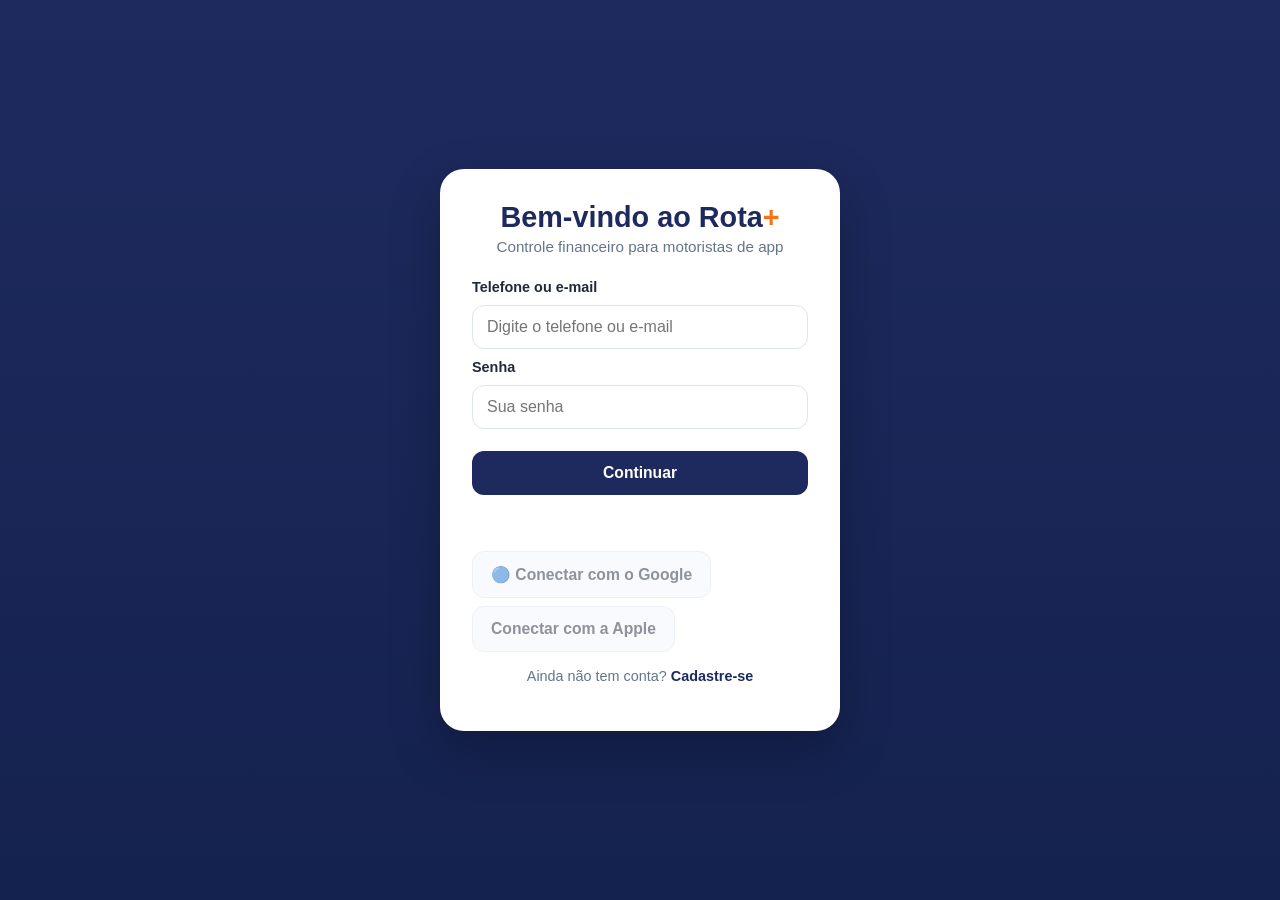
<file: frontend/index.html>
<!DOCTYPE html>
<html lang="pt-BR">
<head>
    <meta charset="UTF-8">
    <meta name="viewport" content="width=device-width, initial-scale=1.0">
    <title>RotaMais</title>
    <link rel="stylesheet" href="css/style.css">
</head>
<body>
    <nav class="navbar">
        <div class="navbar-inner">
            <img src="paginas/images/Logo.png" alt="logotipo" class="logo-foto">
            <a href="index.html" class="navbar-logo">Rota<span class="mais">+</span></a>
            <a href="paginas/motoristas.html" class="navbar-link">Motoristas</a>
            <a href="paginas/veiculos.html" class="navbar-link">Veículos</a>
            <a href="paginas/corridas.html" class="navbar-link">Corridas</a>
            <a href="paginas/gastos.html" class="navbar-link">Gastos</a>
            <a href="paginas/meta.html" class="navbar-link">Metas</a>
            <a href="paginas/cofrinho.html" class="navbar-link">Cofrinho</a>
            <a href="paginas/relatorios.html" class="navbar-link">Relatórios</a>
            <div class="navbar-spacer"></div>
            <button id="botao-sair" class="navbar-sair">Sair</button>
        </div>
    </nav>

    <main class="container">
        <header class="cabecalho">
            <p class="tag">RotaMais - Sistema de Gestão</p>
            <h1 id="titulo-boas-vindas">Controle financeiro para motoristas de app</h1>
        </header>

        <section class="card">
            <h2>O que você quer gerenciar?</h2>
            <div class="acoes-formulario" style="justify-content: flex-start;">
                <a href="paginas/motoristas.html"><button type="button">Motoristas</button></a>
                <a href="paginas/veiculos.html"><button type="button">Veículos</button></a>
                <a href="paginas/corridas.html"><button type="button">Corridas</button></a>
                <a href="paginas/meta.html"><button type="button">Metas</button></a>
                <a href="paginas/relatorios.html"><button type="button">Relatórios</button></a>
            </div>
        </section>
    </main>

    <script src="js/auth.js"></script>
    <script src="js/index.js"></script>
</body>
</html>
</file>
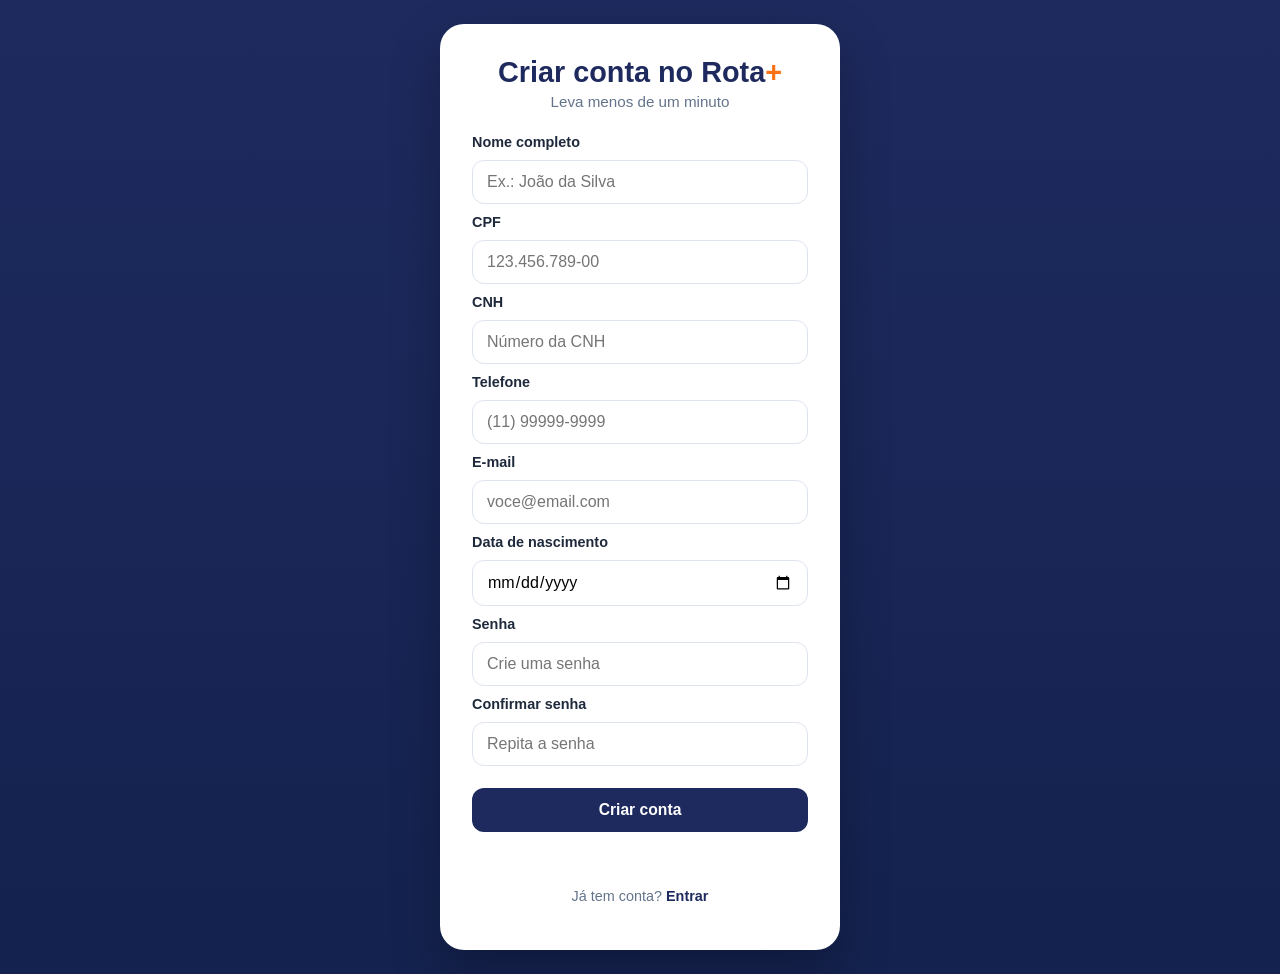
<file: frontend/paginas/cadastro.html>
<!DOCTYPE html>
<html lang="pt-BR">
<head>
    <meta charset="UTF-8">
    <meta name="viewport" content="width=device-width, initial-scale=1.0">
    <title>RotaMais - Criar Conta</title>
    <link rel="stylesheet" href="../css/style.css">
</head>
<body>
    <div class="tela-auth">
        <div class="cartao-auth">
            <div class="logo-auth">
                <div class="titulo">Criar conta no Rota<span class="mais">+</span></div>
                <div class="subtitulo">Leva menos de um minuto</div>
            </div>

            <form id="form-cadastro">
                <label for="nome">Nome completo</label>
                <input type="text" id="nome" placeholder="Ex.: João da Silva" required>

                <label for="cpf">CPF</label>
                <input type="text" id="cpf" placeholder="123.456.789-00" required>

                <label for="cnh">CNH</label>
                <input type="text" id="cnh" placeholder="Número da CNH" required>

                <label for="telefone">Telefone</label>
                <input type="text" id="telefone" placeholder="(11) 99999-9999">

                <label for="email">E-mail</label>
                <input type="email" id="email" placeholder="voce@email.com" required>

                <label for="data_nascimento">Data de nascimento</label>
                <input type="date" id="data_nascimento">

                <label for="senha">Senha</label>
                <input type="password" id="senha" placeholder="Crie uma senha" required>

                <label for="confirmar_senha">Confirmar senha</label>
                <input type="password" id="confirmar_senha" placeholder="Repita a senha" required>

                <div class="acoes-formulario">
                    <button type="submit" style="width: 100%;">Criar conta</button>
                </div>
            </form>

            <p id="mensagem" class="mensagem"></p>

            <p class="link-auth">Já tem conta? <a href="login.html">Entrar</a></p>
        </div>
    </div>

    <script src="../js/auth.js"></script>
    <script src="../js/cadastro.js"></script>
</body>
</html>
</file>
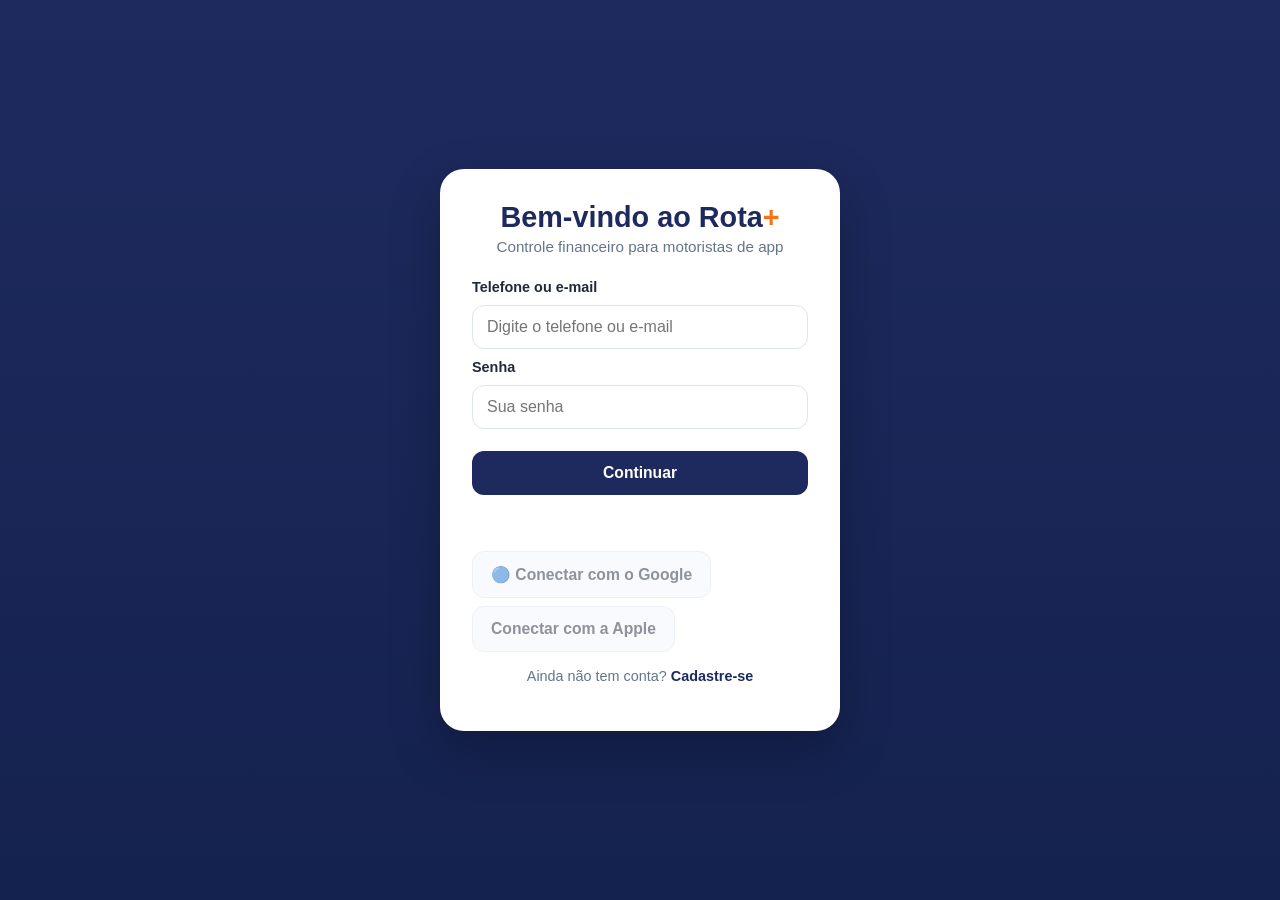
<file: frontend/paginas/cofrinho.html>
<!DOCTYPE html>
<html lang="pt-BR">
<head>
    <meta charset="UTF-8">
    <meta name="viewport" content="width=device-width, initial-scale=1.0">
    <title>RotaMais - Cofrinho</title>
    <link rel="stylesheet" href="../css/style.css">
</head>
<body>
    <nav class="navbar">
        <div class="navbar-inner">
            <img src="images/Logo.png" alt="logotipo" class="logo-foto">
            <a href="../index.html" class="navbar-logo">Rota<span class="mais">+</span></a>
            <a href="motoristas.html" class="navbar-link">Motoristas</a>
            <a href="veiculos.html" class="navbar-link">Veículos</a>
            <a href="corridas.html" class="navbar-link">Corridas</a>
            <a href="gastos.html" class="navbar-link">Gastos</a>
            <a href="meta.html" class="navbar-link">Metas</a>
            <a href="cofrinho.html" class="navbar-link ativo">Cofrinho</a>
            <a href="relatorios.html" class="navbar-link">Relatórios</a>
            <div class="navbar-spacer"></div>
            <button id="botao-sair" class="navbar-sair">Sair</button>
        </div>
    </nav>

    <main class="container">
        <header class="cabecalho">
            <p class="tag">RotaMais - Sistema de Gestão</p>
            <h1>Cofrinho</h1>
            <p>Guarde dinheiro aos poucos para seus objetivos (troca de pneus, IPVA, manutenção...).</p>
        </header>

        <section class="card card-escuro">
            <p style="margin: 0; opacity: 0.8;">Total guardado</p>
            <h1 id="total-guardado" style="font-size: 2.2rem; margin: 4px 0 0;">R$ 0,00</h1>
        </section>

        <section class="card">
            <h2 id="titulo-formulario">Novo objetivo</h2>
            <form id="form-objetivo">
                <input type="hidden" id="objetivo-id">

                <label for="nome">Nome do objetivo</label>
                <input type="text" id="nome" placeholder="Ex.: Trocar pneus" required>

                <label for="valor_meta">Valor da meta (R$)</label>
                <input type="number" id="valor_meta" step="0.01" placeholder="Ex.: 2000.00" required>

                <div class="acoes-formulario">
                    <button type="submit" id="botao-salvar">Salvar objetivo</button>
                    <button type="button" id="botao-cancelar" class="secundario">Cancelar edição</button>
                </div>
            </form>
            <p id="mensagem" class="mensagem"></p>
        </section>

        <section class="card">
            <div class="topo-lista">
                <h2>Meus objetivos</h2>
                <button id="botao-recarregar" class="secundario">Recarregar</button>
            </div>
            <div id="lista-objetivos">Carregando objetivos...</div>
        </section>
    </main>

    <script src="../js/auth.js"></script>
    <script src="../js/cofrinho.js"></script>
</body>
</html>
</file>
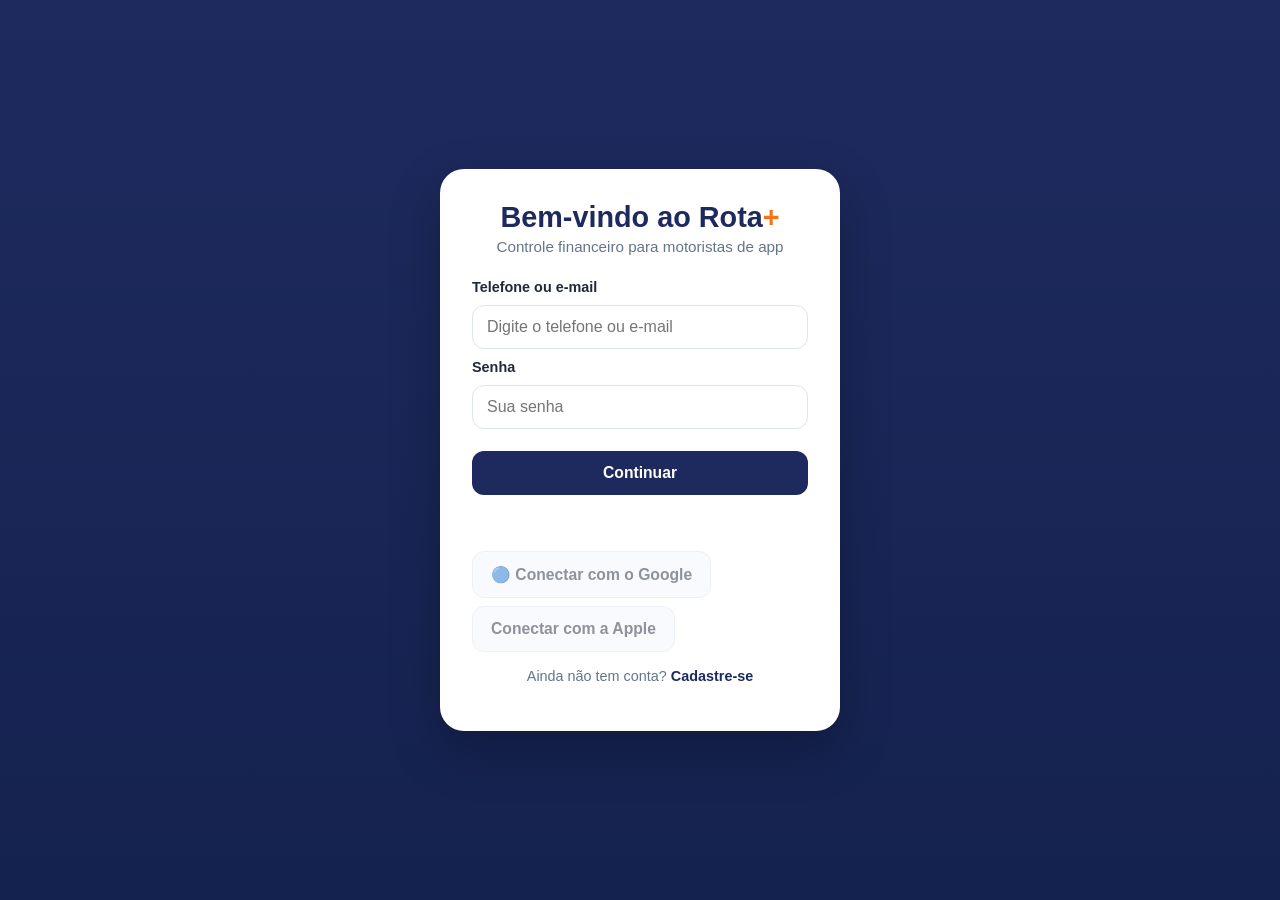
<file: frontend/paginas/corridas.html>
<!DOCTYPE html>
<html lang="pt-BR">
<head>
    <meta charset="UTF-8">
    <meta name="viewport" content="width=device-width, initial-scale=1.0">
    <title>RotaMais - CRUD de Corridas</title>
    <link rel="stylesheet" href="../css/style.css">
</head>
<body>
    <nav class="navbar">
        <div class="navbar-inner">
            <img src="images/Logo.png" alt="logotipo" class="logo-foto">
            <a href="../index.html" class="navbar-logo">Rota<span class="mais">+</span></a>
            <a href="motoristas.html" class="navbar-link">Motoristas</a>
            <a href="veiculos.html" class="navbar-link">Veículos</a>
            <a href="corridas.html" class="navbar-link ativo">Corridas</a>
            <a href="gastos.html" class="navbar-link">Gastos</a>
            <a href="meta.html" class="navbar-link">Metas</a>
            <a href="cofrinho.html" class="navbar-link">Cofrinho</a>
            <a href="relatorios.html" class="navbar-link">Relatórios</a>
            <div class="navbar-spacer"></div>
            <button id="botao-sair" class="navbar-sair">Sair</button>
        </div>
    </nav>

    <main class="container">
        <header class="cabecalho">
            <p class="tag">RotaMais - Sistema de Gestão</p>
            <h1>Gerenciamento de Corridas</h1>
        </header>

        <section class="card">
            <h2 id="titulo-formulario">Registrar nova corrida</h2>

            <form id="form-corrida">
                <input type="hidden" id="corrida-id">

                <label for="valor">Valor Total Ganho (R$)</label>
                <input type="number" id="valor" step="0.01" placeholder="Ex.: 45.50" required>

                <label for="distancia">Distância Percorrida (km)</label>
                <input type="number" id="distancia" step="0.1" placeholder="Ex.: 14.5" required>

                <label for="motorista_id">Motorista</label>
                <select id="motorista_id" required style="width: 100%; padding: 12px; border: 1px solid #cbd5e1; border-radius: 10px; font-size: 1rem; background: white;">
                    <option value="">Selecione um motorista...</option>
                </select>

                <label for="veiculo_id">Veículo</label>
                <select id="veiculo_id" required style="width: 100%; padding: 12px; border: 1px solid #cbd5e1; border-radius: 10px; font-size: 1rem; background: white;">
                    <option value="">Selecione um veículo...</option>
                </select>

                <p style="font-size: 0.85rem; color: #64748b;">O custo estimado e o lucro são calculados automaticamente a partir do consumo do veículo.</p>

                <div class="acoes-formulario">
                    <button type="submit" id="botao-salvar">Salvar Corrida</button>
                    <button type="button" id="botao-cancelar" class="secundario">Cancelar edição</button>
                </div>
            </form>

            <p id="mensagem" class="mensagem"></p>
        </section>

        <section class="card">
            <div class="topo-lista">
                <h2>Histórico de Corridas</h2>
                <button id="botao-recarregar" class="secundario">Recarregar</button>
            </div>

            <table>
                <thead>
                    <tr>
                        <th>ID</th>
                        <th>Data/Hora</th>
                        <th>Valor</th>
                        <th>Custo</th>
                        <th>Lucro</th>
                        <th>Distância</th>
                        <th>Ações</th>
                    </tr>
                </thead>
                <tbody id="tabela-corridas">
                    <tr>
                        <td colspan="7">Carregando histórico...</td>
                    </tr>
                </tbody>
            </table>
        </section>
    </main>

    <script src="../js/auth.js"></script>
    <script src="../js/corridas.js"></script>
</body>
</html>
</file>
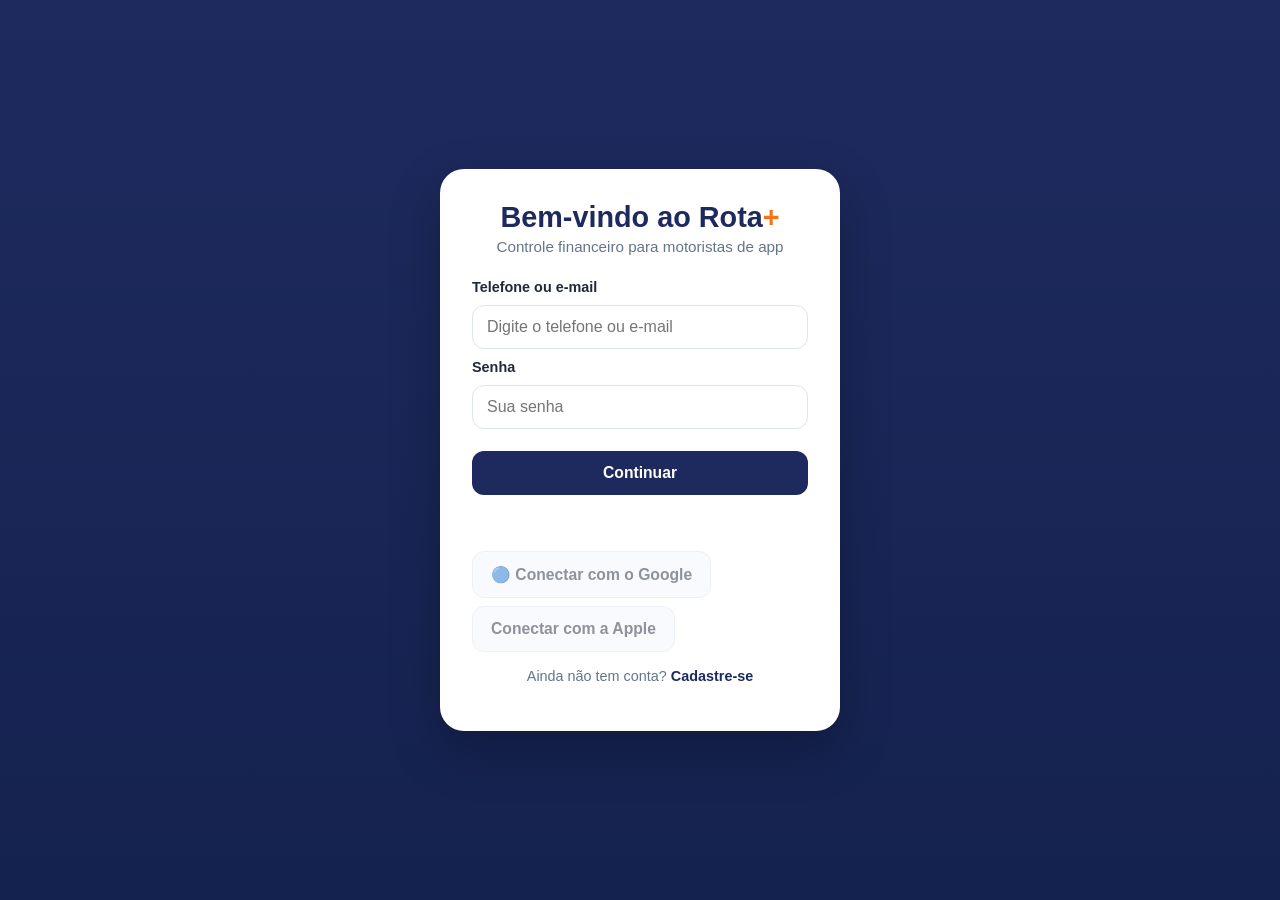
<file: frontend/paginas/gastos.html>
<!DOCTYPE html>
<html lang="pt-BR">
<head>
    <meta charset="UTF-8">
    <meta name="viewport" content="width=device-width, initial-scale=1.0">
    <title>RotaMais - Gastos</title>
    <link rel="stylesheet" href="../css/style.css">
</head>
<body>
    <nav class="navbar">
        <div class="navbar-inner">
            <img src="images/Logo.png" alt="logotipo" class="logo-foto">
            <a href="../index.html" class="navbar-logo">Rota<span class="mais">+</span></a>
            <a href="motoristas.html" class="navbar-link">Motoristas</a>
            <a href="veiculos.html" class="navbar-link">Veículos</a>
            <a href="corridas.html" class="navbar-link">Corridas</a>
            <a href="gastos.html" class="navbar-link ativo">Gastos</a>
            <a href="meta.html" class="navbar-link">Metas</a>
            <a href="cofrinho.html" class="navbar-link">Cofrinho</a>
            <a href="relatorios.html" class="navbar-link">Relatórios</a>
            <div class="navbar-spacer"></div>
            <button id="botao-sair" class="navbar-sair">Sair</button>
        </div>
    </nav>

    <main class="container">
        <header class="cabecalho">
            <p class="tag">RotaMais - Sistema de Gestão</p>
            <h1>Meus Gastos</h1>
            <p>Registre combustível, manutenção e outros gastos para acompanhar seu lucro real.</p>
        </header>

        <section class="card">
            <h2 id="titulo-formulario">Registrar novo gasto</h2>
            <form id="form-gasto">
                <input type="hidden" id="gasto-id">

                <label for="tipo">Tipo</label>
                <select id="tipo" required>
                    <option value="combustivel">Combustível</option>
                    <option value="manutencao">Manutenção</option>
                    <option value="outro">Outro</option>
                </select>

                <label for="valor">Valor (R$)</label>
                <input type="number" id="valor" step="0.01" placeholder="Ex.: 80.00" required>

                <label for="descricao">Descrição (opcional)</label>
                <input type="text" id="descricao" placeholder="Ex.: Troca de óleo">

                <label for="veiculo_id">Veículo (opcional)</label>
                <select id="veiculo_id">
                    <option value="">Nenhum veículo específico</option>
                </select>

                <div class="acoes-formulario">
                    <button type="submit" id="botao-salvar">Salvar Gasto</button>
                    <button type="button" id="botao-cancelar" class="secundario">Cancelar edição</button>
                </div>
            </form>
            <p id="mensagem" class="mensagem"></p>
        </section>

        <section class="card">
            <div class="topo-lista">
                <h2>Histórico de gastos</h2>
                <button id="botao-recarregar" class="secundario">Recarregar</button>
            </div>
            <table>
                <thead>
                    <tr>
                        <th>Data</th>
                        <th>Tipo</th>
                        <th>Descrição</th>
                        <th>Valor</th>
                        <th>Ações</th>
                    </tr>
                </thead>
                <tbody id="tabela-gastos">
                    <tr>
                        <td colspan="5">Carregando gastos...</td>
                    </tr>
                </tbody>
            </table>
        </section>
    </main>

    <script src="../js/auth.js"></script>
    <script src="../js/gastos.js"></script>
</body>
</html>
</file>
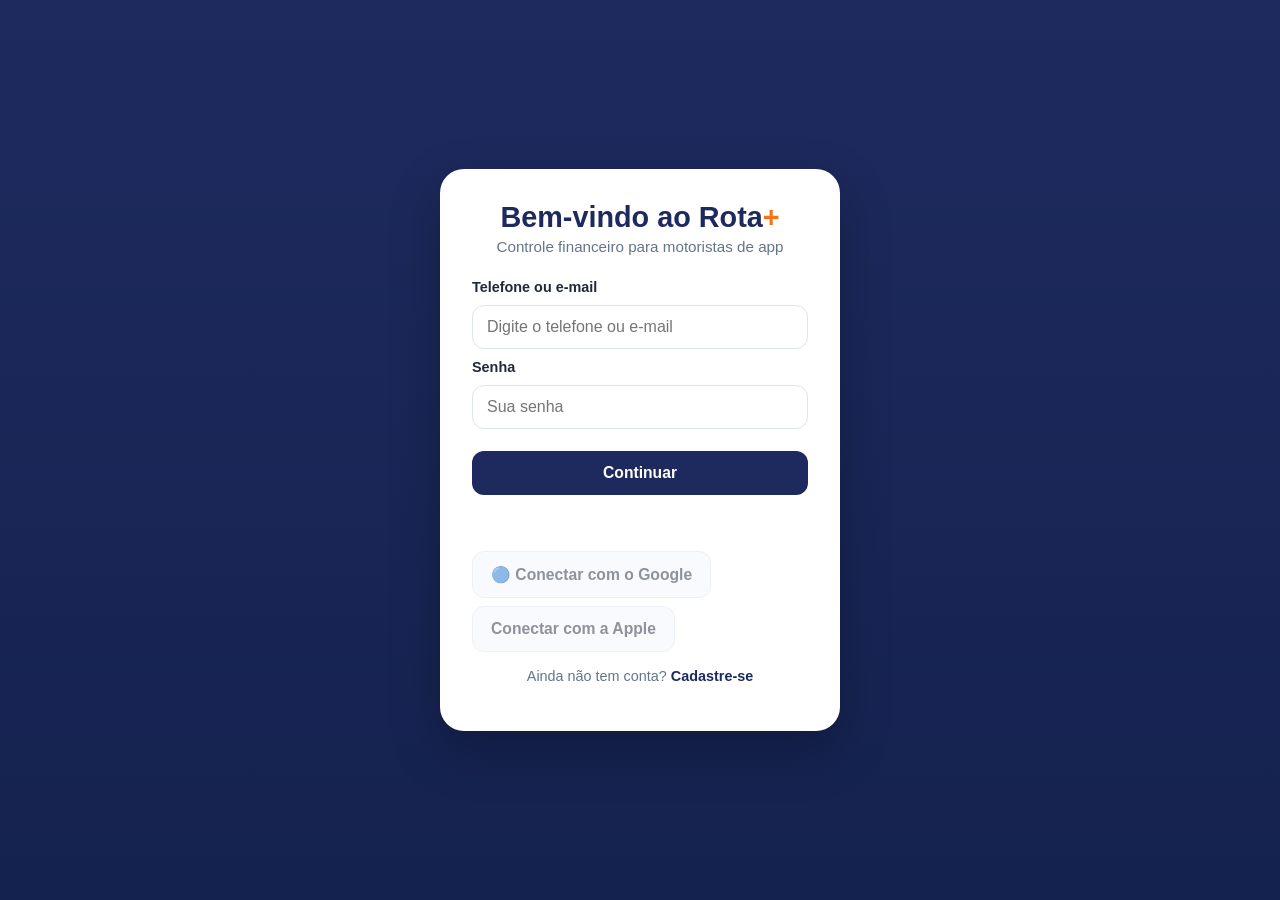
<file: frontend/paginas/login.html>
<!DOCTYPE html>
<html lang="pt-BR">
<head>
    <meta charset="UTF-8">
    <meta name="viewport" content="width=device-width, initial-scale=1.0">
    <title>RotaMais - Entrar</title>
    <link rel="stylesheet" href="../css/style.css">
</head>
<body>
    <div class="tela-auth">
        <div class="cartao-auth">
            <div class="logo-auth">
                <div class="titulo">Bem-vindo ao Rota<span class="mais">+</span></div>
                <div class="subtitulo">Controle financeiro para motoristas de app</div>
            </div>

            <form id="form-login">
                <label for="identificador">Telefone ou e-mail</label>
                <input type="text" id="identificador" placeholder="Digite o telefone ou e-mail" required>

                <label for="senha">Senha</label>
                <input type="password" id="senha" placeholder="Sua senha" required>

                <div class="acoes-formulario">
                    <button type="submit" style="width: 100%;">Continuar</button>
                </div>
            </form>

            <p id="mensagem" class="mensagem"></p>

            <button type="button" class="botao-social" disabled title="Em breve">🔵 Conectar com o Google</button>
            <button type="button" class="botao-social" disabled title="Em breve" style="margin-top: 8px;"> Conectar com a Apple</button>

            <p class="link-auth">Ainda não tem conta? <a href="cadastro.html">Cadastre-se</a></p>
        </div>
    </div>

    <script src="../js/auth.js"></script>
    <script src="../js/login.js"></script>
</body>
</html>
</file>
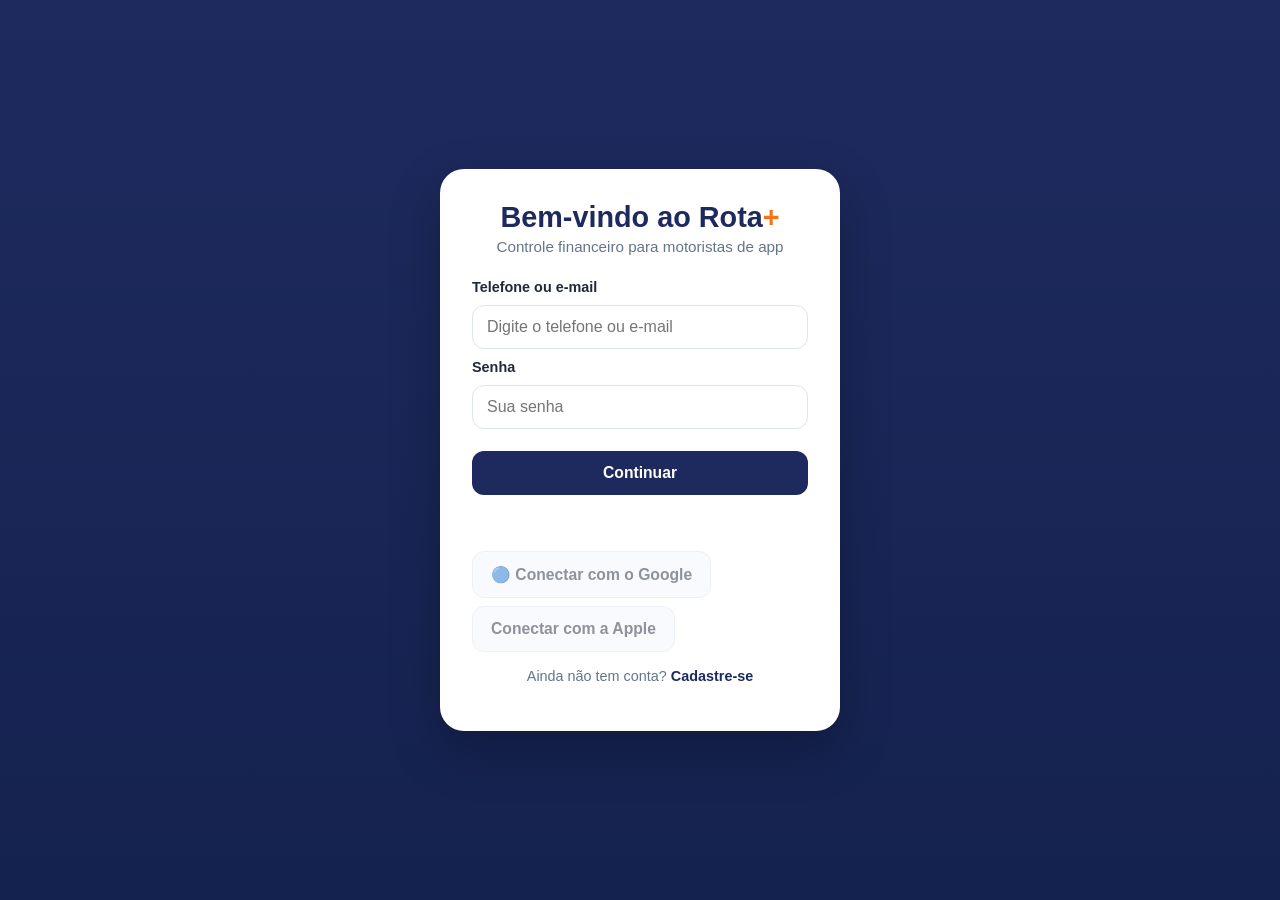
<file: frontend/paginas/meta.html>
<!DOCTYPE html>
<html lang="pt-BR">
<head>
    <meta charset="UTF-8">
    <meta name="viewport" content="width=device-width, initial-scale=1.0">
    <title>RotaMais - CRUD de Metas</title>
    <link rel="stylesheet" href="../css/style.css">
</head>
<body>
    <nav class="navbar">
        <div class="navbar-inner">
            <img src="images/Logo.png" alt="logotipo" class="logo-foto">
            <a href="../index.html" class="navbar-logo">Rota<span class="mais">+</span></a>
            <a href="motoristas.html" class="navbar-link">Motoristas</a>
            <a href="veiculos.html" class="navbar-link">Veículos</a>
            <a href="corridas.html" class="navbar-link">Corridas</a>
            <a href="gastos.html" class="navbar-link">Gastos</a>
            <a href="meta.html" class="navbar-link ativo">Metas</a>
            <a href="cofrinho.html" class="navbar-link">Cofrinho</a>
            <a href="relatorios.html" class="navbar-link">Relatórios</a>
            <div class="navbar-spacer"></div>
            <button id="botao-sair" class="navbar-sair">Sair</button>
        </div>
    </nav>

    <main class="container">
        <header class="cabecalho">
            <p class="tag">RotaMais - Sistema de Gestão</p>
            <h1>Definição de Metas Financeiras</h1>
        </header>

        <section class="card">
            <h2 id="titulo-formulario">Estipular Nova Meta</h2>
            <form id="form-meta">
                <input type="hidden" id="meta-id">

                <label for="valor_meta">Valor Alvo (R$)</label>
                <input type="number" id="valor_meta" step="0.01" required>

                <label for="data_inicio">Data de Início</label>
                <input type="date" id="data_inicio" required>

                <label for="data_fim">Data de Fim</label>
                <input type="date" id="data_fim" required>

                <label for="motorista_id">Motorista</label>
                <select id="motorista_id" required style="width: 100%; padding: 12px; border: 1px solid #cbd5e1; border-radius: 10px; background: white;">
                    <option value="">Selecione...</option>
                </select>

                <div class="acoes-formulario">
                    <button type="submit" id="botao-salvar">Salvar Meta</button>
                    <button type="button" id="botao-cancelar" class="secundario">Cancelar</button>
                </div>
            </form>
            <p id="mensagem" class="mensagem"></p>
        </section>

        <section class="card">
            <div class="topo-lista">
                <h2>Metas Ativas</h2>
                <button id="botao-recarregar" class="secundario">Recarregar</button>
            </div>
            <table>
                <thead>
                    <tr>
                        <th>ID</th>
                        <th>Meta Alvo</th>
                        <th>Período</th>
                        <th>Status</th>
                        <th>Ações</th>
                    </tr>
                </thead>
                <tbody id="tabela-metas">
                    <tr>
                        <td colspan="5">Carregando metas...</td>
                    </tr>
                </tbody>
            </table>
        </section>
    </main>

    <script src="../js/auth.js"></script>
    <script src="../js/meta.js"></script>
</body>
</html>
</file>
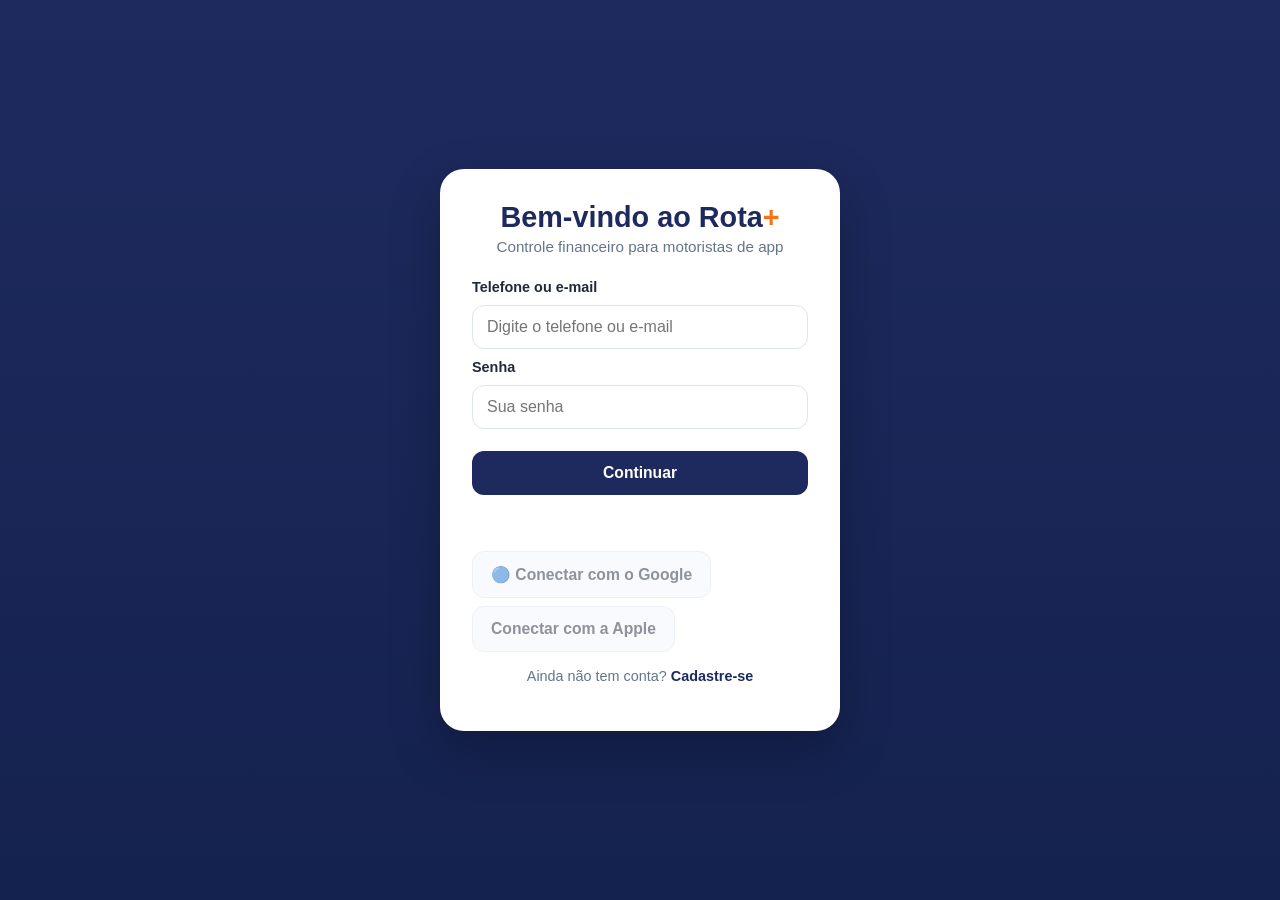
<file: frontend/paginas/motoristas.html>
<!DOCTYPE html>
<html lang="pt-BR">
<head>
    <meta charset="UTF-8">
    <meta name="viewport" content="width=device-width, initial-scale=1.0">
    <title>RotaMais - CRUD de Motoristas</title>
    <link rel="stylesheet" href="../css/style.css">
</head>
<body>
    <nav class="navbar">
        <div class="navbar-inner">
            <img src="images/Logo.png" alt="logotipo" class="logo-foto">
            <a href="../index.html" class="navbar-logo">Rota<span class="mais">+</span></a>
            <a href="motoristas.html" class="navbar-link ativo">Motoristas</a>
            <a href="veiculos.html" class="navbar-link">Veículos</a>
            <a href="corridas.html" class="navbar-link">Corridas</a>
            <a href="gastos.html" class="navbar-link">Gastos</a>
            <a href="meta.html" class="navbar-link">Metas</a>
            <a href="cofrinho.html" class="navbar-link">Cofrinho</a>
            <a href="relatorios.html" class="navbar-link">Relatórios</a>
            <div class="navbar-spacer"></div>
            <button id="botao-sair" class="navbar-sair">Sair</button>
        </div>
    </nav>

    <main class="container">
        <header class="cabecalho">
            <p class="tag">RotaMais - Sistema de Gestão</p>
            <h1>Gerenciamento de Motoristas</h1>
        </header>

        <section class="card">
            <h2 id="titulo-formulario">Cadastrar motorista</h2>

            <form id="form-motorista">
                <input type="hidden" id="motorista-id">

                <label for="nome">Nome Completo</label>
                <input type="text" id="nome" placeholder="Ex.: João Silva" required>

                <label for="cpf">CPF</label>
                <input type="text" id="cpf" placeholder="Ex.: 123.456.789-00" maxlength="14" inputmode="numeric" required>

                <label for="cnh">CNH</label>
                <input type="text" id="cnh" placeholder="Ex.: 12345678900" required>

                <label for="telefone">Telefone</label>
                <input type="text" id="telefone" placeholder="Ex.: (11) 99999-9999" maxlength="15" inputmode="numeric">

                <label for="email">E-mail</label>
                <input type="email" id="email" placeholder="Ex.: joao@email.com">

                <div class="acoes-formulario">
                    <button type="submit" id="botao-salvar">Salvar</button>
                    <button type="button" id="botao-cancelar" class="secundario">Cancelar edição</button>
                </div>
            </form>

            <p id="mensagem" class="mensagem"></p>
        </section>

        <section class="card">
            <div class="topo-lista">
                <h2>Motoristas cadastrados</h2>
                <button id="botao-recarregar" class="secundario">Recarregar</button>
            </div>

            <table>
                <thead>
                    <tr>
                        <th>ID</th>
                        <th>Nome</th>
                        <th>CPF</th>
                        <th>CNH</th>
                        <th>Ações</th>
                    </tr>
                </thead>
                <tbody id="tabela-motoristas">
                    <tr>
                        <td colspan="5">Carregando motoristas...</td>
                    </tr>
                </tbody>
            </table>
        </section>
    </main>

    <script src="../js/auth.js"></script>
    <script src="../js/motoristas.js"></script>
</body>
</html>
</file>
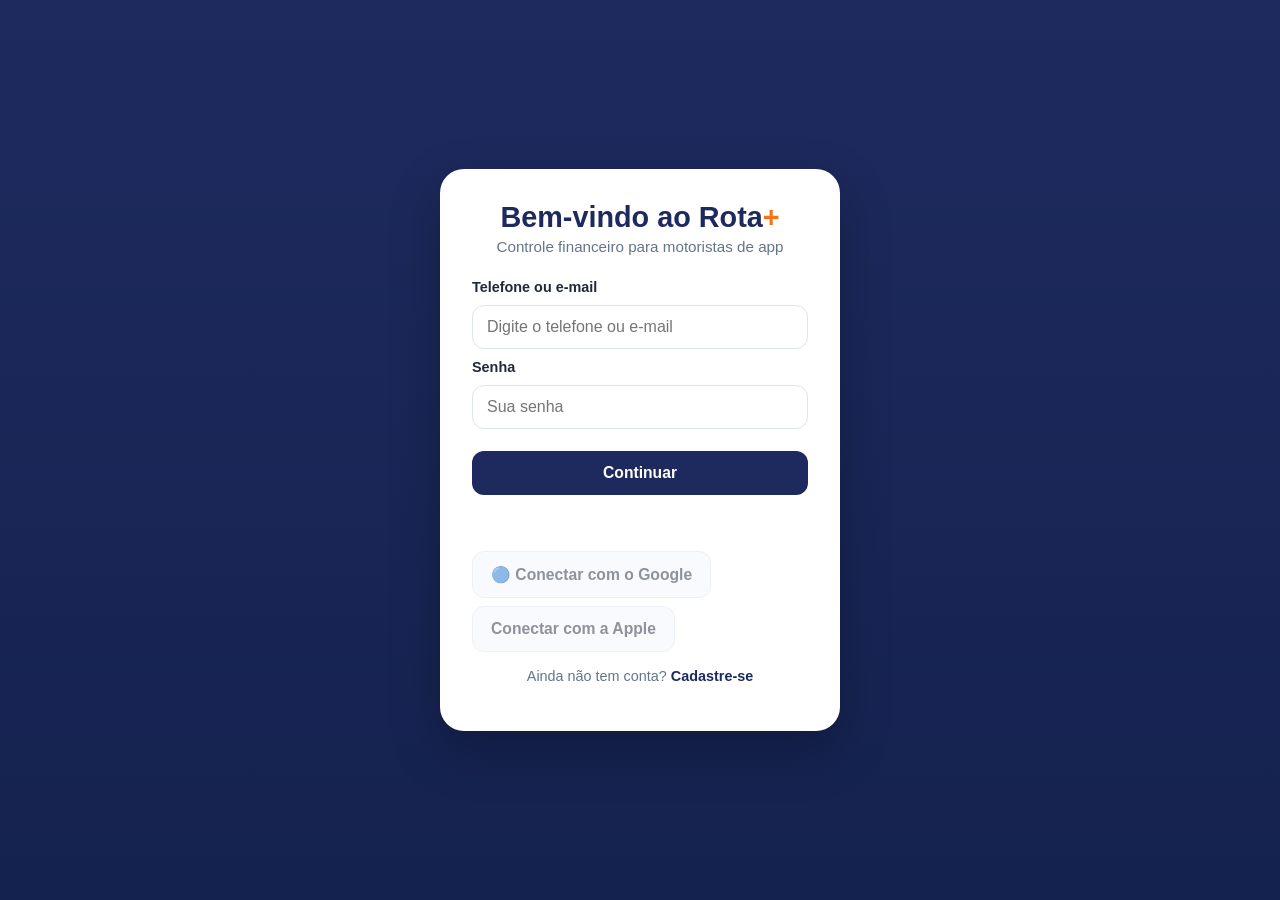
<file: frontend/paginas/relatorios.html>
<!DOCTYPE html>
<html lang="pt-BR">
<head>
    <meta charset="UTF-8">
    <meta name="viewport" content="width=device-width, initial-scale=1.0">
    <title>RotaMais - Relatório de Lucro</title>
    <link rel="stylesheet" href="../css/style.css">
</head>
<body>
    <nav class="navbar">
        <div class="navbar-inner">
            <img src="images/Logo.png" alt="logotipo" class="logo-foto">
            <a href="../index.html" class="navbar-logo">Rota<span class="mais">+</span></a>
            <a href="motoristas.html" class="navbar-link">Motoristas</a>
            <a href="veiculos.html" class="navbar-link">Veículos</a>
            <a href="corridas.html" class="navbar-link">Corridas</a>
            <a href="gastos.html" class="navbar-link">Gastos</a>
            <a href="meta.html" class="navbar-link">Metas</a>
            <a href="cofrinho.html" class="navbar-link">Cofrinho</a>
            <a href="relatorios.html" class="navbar-link ativo">Relatórios</a>
            <div class="navbar-spacer"></div>
            <button id="botao-sair" class="navbar-sair">Sair</button>
        </div>
    </nav>

    <main class="container">
        <header class="cabecalho">
            <p class="tag">RotaMais - Sistema de Gestão</p>
            <h1>Relatório de Lucro por Motorista</h1>
            <p>Consolidado de corridas, faturamento, custo e lucro de cada motorista.</p>
        </header>

        <section class="card">
            <div class="topo-lista">
                <h2>Lucro por motorista</h2>
                <button id="botao-recarregar" class="secundario">Recarregar</button>
            </div>

            <table>
                <thead>
                    <tr>
                        <th>Motorista</th>
                        <th>Corridas</th>
                        <th>Faturado</th>
                        <th>Custo</th>
                        <th>Lucro</th>
                    </tr>
                </thead>
                <tbody id="tabela-relatorio">
                    <tr>
                        <td colspan="5">Carregando relatório...</td>
                    </tr>
                </tbody>
            </table>
        </section>
    </main>

    <script src="../js/auth.js"></script>
    <script src="../js/relatorios.js"></script>
</body>
</html>
</file>
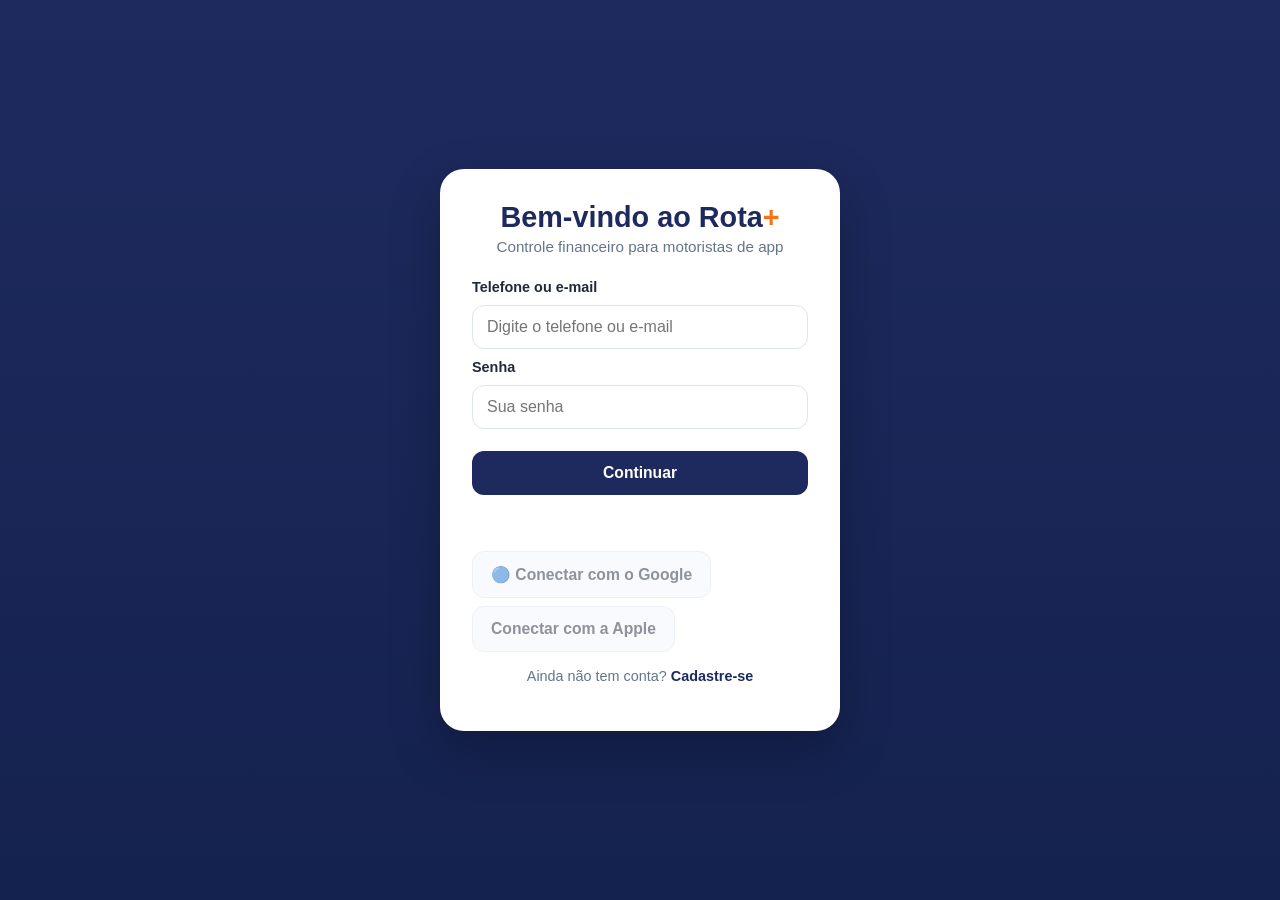
<file: frontend/paginas/veiculos.html>
<!DOCTYPE html>
<html lang="pt-BR">
<head>
    <meta charset="UTF-8">
    <meta name="viewport" content="width=device-width, initial-scale=1.0">
    <title>RotaMais - CRUD de Veículos</title>
    <link rel="stylesheet" href="../css/style.css">
</head>
<body>
    <nav class="navbar">
        <div class="navbar-inner">
            <img src="images/Logo.png" alt="logotipo" class="logo-foto">
            <a href="../index.html" class="navbar-logo">Rota<span class="mais">+</span></a>
            <a href="motoristas.html" class="navbar-link">Motoristas</a>
            <a href="veiculos.html" class="navbar-link ativo">Veículos</a>
            <a href="corridas.html" class="navbar-link">Corridas</a>
            <a href="gastos.html" class="navbar-link">Gastos</a>
            <a href="meta.html" class="navbar-link">Metas</a>
            <a href="cofrinho.html" class="navbar-link">Cofrinho</a>
            <a href="relatorios.html" class="navbar-link">Relatórios</a>
            <div class="navbar-spacer"></div>
            <button id="botao-sair" class="navbar-sair">Sair</button>
        </div>
    </nav>

    <main class="container">
        <header class="cabecalho">
            <p class="tag">RotaMais - Sistema de Gestão</p>
            <h1>Gerenciamento de Veículos</h1>
        </header>

        <section class="card">
            <h2 id="titulo-formulario">Cadastrar veículo</h2>

            <form id="form-veiculo">
                <input type="hidden" id="veiculo-id">

                <label for="modelo">Modelo</label>
                <input type="text" id="modelo" placeholder="Ex.: Volkswagen Gol" required>

                <label for="placa">Placa</label>
                <input type="text" id="placa" placeholder="Ex.: ABC1D23" required>

                <label for="consumo_por_km">Consumo (custo por km rodado, em R$)</label>
                <input type="number" id="consumo_por_km" step="0.01" placeholder="Ex.: 0.35" required>

                <label for="motorista_id">Motorista Responsável</label>
                <select id="motorista_id" required style="width: 100%; padding: 12px; border: 1px solid #cbd5e1; border-radius: 10px; font-size: 1rem; background: white;">
                    <option value="">Selecione um motorista...</option>
                </select>

                <div class="acoes-formulario">
                    <button type="submit" id="botao-salvar">Salvar</button>
                    <button type="button" id="botao-cancelar" class="secundario">Cancelar edição</button>
                </div>
            </form>

            <p id="mensagem" class="mensagem"></p>
        </section>

        <section class="card">
            <div class="topo-lista">
                <h2>Veículos cadastrados</h2>
                <button id="botao-recarregar" class="secundario">Recarregar</button>
            </div>

            <table>
                <thead>
                    <tr>
                        <th>ID</th>
                        <th>Modelo</th>
                        <th>Placa</th>
                        <th>Consumo (R$/km)</th>
                        <th>Motorista</th>
                        <th>Ações</th>
                    </tr>
                </thead>
                <tbody id="tabela-veiculos">
                    <tr>
                        <td colspan="6">Carregando veículos...</td>
                    </tr>
                </tbody>
            </table>
        </section>
    </main>

    <script src="../js/auth.js"></script>
    <script src="../js/veiculos.js"></script>
</body>
</html>
</file>
<file: frontend/css/style.css>
:root {
    --cor-primaria: #1e2a5e;
    --cor-primaria-clara: #2d3f7e;
    --cor-destaque: #f97316;
    --cor-fundo: #eef1f8;
    --cor-card: #ffffff;
    --cor-texto: #1e293b;
    --cor-texto-suave: #64748b;
    --cor-sucesso: #16a34a;
    --cor-erro: #dc2626;
    --cor-borda: #dde3ef;
    --raio: 18px;
}

* {
    box-sizing: border-box;
}

body {
    margin: 0;
    font-family: "Segoe UI", Arial, Helvetica, sans-serif;
    background: var(--cor-fundo);
    color: var(--cor-texto);
}

.navbar {
    background: var(--cor-primaria);
    padding: 16px 0;
}

.navbar-inner {
    width: min(1000px, 92%);
    margin: 0 auto;
    display: flex;
    align-items: center;
    gap: 24px;
    flex-wrap: wrap;
}

.logo-foto {
    width: 5%;          
    height: 10%;         
    border-radius: 50%;    
    object-fit: cover;
}

.navbar-logo {
    color: #ffffff;
    font-weight: 800;
    font-size: 1.15rem;
    text-decoration: none;
    margin-right: 8px;
    letter-spacing: -0.02em;
}

.navbar-logo .mais {
    color: var(--cor-destaque);
}

.navbar-link {
    color: #c7d0e8;
    text-decoration: none;
    font-weight: 600;
    font-size: 0.95rem;
    padding: 7px 12px;
    border-radius: 10px;
}

.navbar-link:hover {
    background: var(--cor-primaria-clara);
    color: #ffffff;
}

.navbar-link.ativo {
    background: var(--cor-destaque);
    color: #ffffff;
}

.navbar-spacer {
    flex: 1;
}

.navbar-sair {
    color: #c7d0e8;
    background: transparent;
    border: 1px solid rgba(255, 255, 255, 0.25);
    border-radius: 10px;
    padding: 7px 14px;
    font-weight: 600;
    cursor: pointer;
}

.navbar-sair:hover {
    background: rgba(255, 255, 255, 0.1);
    color: #ffffff;
}

.container {
    width: min(1000px, 92%);
    margin: 32px auto;
}

.container.estreito {
    width: min(420px, 92%);
}

.cabecalho {
    margin-bottom: 24px;
}

.tag {
    margin: 0 0 8px;
    font-size: 0.85rem;
    text-transform: uppercase;
    letter-spacing: 0.08em;
    font-weight: 700;
    color: var(--cor-destaque);
}

h1, h2 {
    margin-top: 0;
    color: var(--cor-primaria);
}

.card {
    background: var(--cor-card);
    padding: 24px;
    border-radius: var(--raio);
    box-shadow: 0 10px 30px rgba(30, 42, 94, 0.08);
    margin-bottom: 24px;
}

.card-escuro {
    background: var(--cor-primaria);
    color: #ffffff;
}

.card-escuro h1, .card-escuro h2 {
    color: #ffffff;
}

form {
    display: grid;
    gap: 10px;
}

label {
    font-weight: 700;
    font-size: 0.9rem;
    color: var(--cor-texto);
}

input, select {
    width: 100%;
    padding: 12px 14px;
    border: 1px solid var(--cor-borda);
    border-radius: 12px;
    font-size: 1rem;
    background: #ffffff;
    font-family: inherit;
}

input:focus, select:focus {
    outline: 2px solid var(--cor-primaria-clara);
    outline-offset: 1px;
}

button {
    border: 0;
    padding: 13px 18px;
    border-radius: 12px;
    background: var(--cor-primaria);
    color: white;
    font-weight: 700;
    cursor: pointer;
    font-size: 0.98rem;
}

button:hover {
    opacity: 0.92;
}

button.destaque {
    background: var(--cor-destaque);
}

button.secundario {
    background: #e7ebf5;
    color: var(--cor-primaria);
}

button.perigo {
    background: var(--cor-erro);
}

button:disabled {
    opacity: 0.5;
    cursor: not-allowed;
}

.acoes-formulario,
.topo-lista {
    display: flex;
    gap: 12px;
    align-items: center;
    justify-content: space-between;
    flex-wrap: wrap;
    margin-top: 12px;
}

.mensagem {
    min-height: 24px;
    font-weight: 700;
}

.mensagem.sucesso {
    color: var(--cor-sucesso);
}

.mensagem.erro {
    color: var(--cor-erro);
}

table {
    width: 100%;
    border-collapse: collapse;
    overflow: hidden;
}

th, td {
    padding: 12px;
    border-bottom: 1px solid var(--cor-borda);
    text-align: left;
}

th {
    background: #f5f7fc;
    color: var(--cor-primaria);
    font-size: 0.85rem;
    text-transform: uppercase;
    letter-spacing: 0.03em;
}

.acoes-tabela {
    display: flex;
    gap: 8px;
    flex-wrap: wrap;
}

/* Login / Cadastro */
.tela-auth {
    min-height: 100vh;
    display: flex;
    align-items: center;
    justify-content: center;
    background: linear-gradient(180deg, var(--cor-primaria) 0%, #14224f 100%);
    padding: 24px;
}

.cartao-auth {
    background: #ffffff;
    border-radius: 24px;
    padding: 32px;
    width: min(400px, 100%);
    box-shadow: 0 20px 50px rgba(0, 0, 0, 0.25);
}

.logo-auth {
    text-align: center;
    margin-bottom: 24px;
}

.logo-auth .titulo {
    font-size: 1.8rem;
    font-weight: 800;
    color: var(--cor-primaria);
}

.logo-auth .titulo .mais {
    color: var(--cor-destaque);
}

.logo-auth .subtitulo {
    color: var(--cor-texto-suave);
    font-size: 0.95rem;
    margin-top: 4px;
}

.link-auth {
    text-align: center;
    margin-top: 16px;
    font-size: 0.9rem;
    color: var(--cor-texto-suave);
}

.link-auth a {
    color: var(--cor-primaria);
    font-weight: 700;
    text-decoration: none;
}

.link-auth a:hover {
    text-decoration: underline;
}

.botao-social {
    background: #f5f7fc;
    color: var(--cor-texto);
    border: 1px solid var(--cor-borda);
    display: flex;
    align-items: center;
    justify-content: center;
    gap: 8px;
}

/* Cards de métrica (relatórios / dashboard) */
.grade-metricas {
    display: grid;
    grid-template-columns: repeat(auto-fit, minmax(160px, 1fr));
    gap: 16px;
}

.metrica {
    background: #f5f7fc;
    border-radius: 14px;
    padding: 16px;
}

.metrica .rotulo {
    font-size: 0.8rem;
    color: var(--cor-texto-suave);
    font-weight: 700;
    text-transform: uppercase;
}

.metrica .valor {
    font-size: 1.4rem;
    font-weight: 800;
    color: var(--cor-primaria);
}

.barra-progresso {
    background: #e7ebf5;
    border-radius: 999px;
    height: 10px;
    overflow: hidden;
    margin-top: 6px;
}
.barra-progresso-preenchida {
    background: var(--cor-destaque);
    height: 100%;
    border-radius: 999px;
}
.objetivo {
    background: #f5f7fc;
    border-radius: 14px;
    padding: 16px;
    margin-bottom: 12px;
}
.objetivo-topo {
    display: flex;
    justify-content: space-between;
    align-items: center;
    gap: 8px;
    flex-wrap: wrap;
}
.objetivo-nome {
    font-weight: 800;
    color: var(--cor-primaria);
}
.objetivo-valores {
    font-size: 0.85rem;
    color: var(--cor-texto-suave);
}

@media (max-width: 700px) {
    table, thead, tbody, th, td, tr {
        display: block;
    }

    thead {
        display: none;
    }

    tr {
        padding: 12px 0;
        border-bottom: 1px solid var(--cor-borda);
    }

    td {
        border: 0;
        padding: 6px 0;
    }

    td::before {
        content: attr(data-label);
        font-weight: bold;
        display: block;
        color: var(--cor-texto-suave);
        font-size: 0.75rem;
        text-transform: uppercase;
    }
}
</file>
